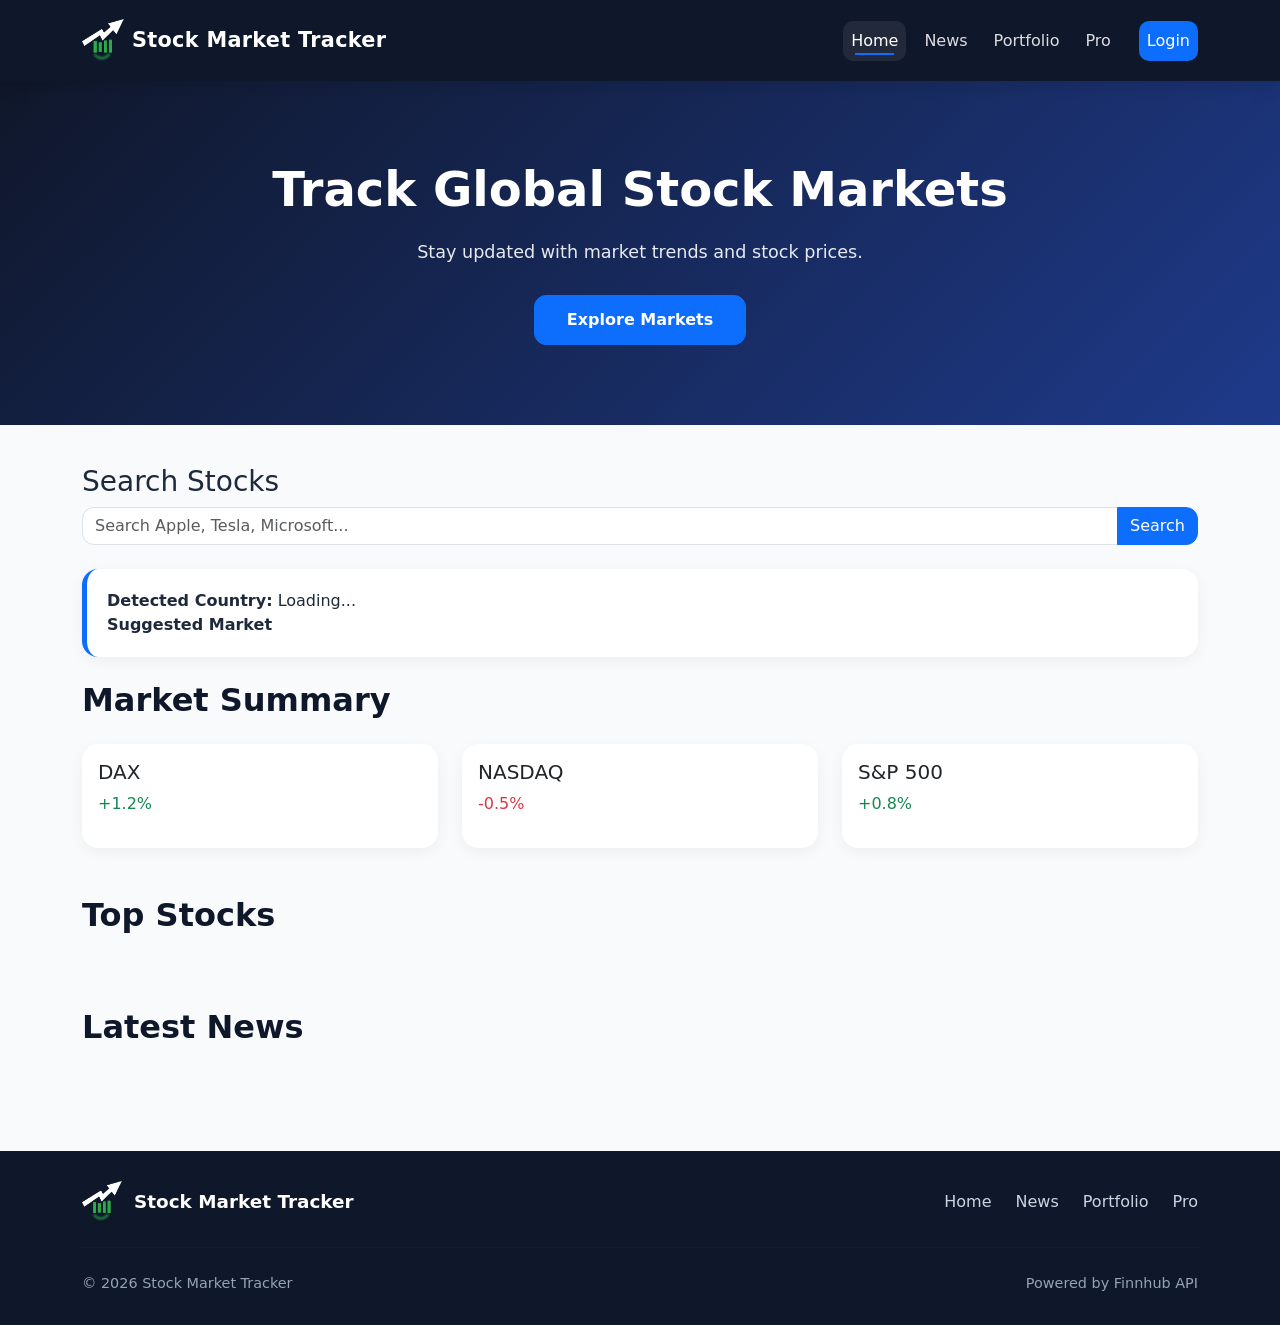
<file: index.html>
<!DOCTYPE html>
<html lang="en">
<head>
    <meta charset="UTF-8">
    <meta name="viewport" content="width=device-width, initial-scale=1.0">
    <title>Stock Market Tracker</title>
    <link href="https://cdn.jsdelivr.net/npm/bootstrap@5.3.7/dist/css/bootstrap.min.css" rel="stylesheet">
    <link rel="stylesheet" href="css/style.css">
</head>
<body>
    <nav class="navbar navbar-expand-lg navbar-dark custom-navbar">
        <div class="container">
    
            <a class="navbar-brand d-flex align-items-center" href="index.html">
                <img src="assets/logo.png" width="42" class="logo-img">
    
                <span class="brand-text ms-2">
                    Stock Market Tracker
                </span>
            </a>
        
            <button
                class="navbar-toggler"
                type="button"
                data-bs-toggle="collapse"
                data-bs-target="#navbarMenu">
    
                <span class="navbar-toggler-icon"></span>
    
            </button>
        
            <div
                class="collapse navbar-collapse justify-content-end"
                id="navbarMenu">
    
                <div class="navbar-nav nav-links">
    
                    <a class="nav-link active-nav" href="index.html">
                        Home
                    </a>
    
                    <a class="nav-link" href="news.html">
                        News
                    </a>
    
                    <a class="nav-link" href="portfolio.html">
                        Portfolio
                    </a>
    
                    <a class="nav-link" href="pro.html">
                        Pro
                    </a>
    
                    <a
                        id="auth-link"
                        class="nav-link login-link"
                        href="login.html">
    
                        Login
    
                    </a>
    
                </div>
    
            </div>
    
        </div>
    </nav>
    
      <header class="hero-section">
        <div class="container text-center">
            <h1 class="hero-title">Track Global Stock Markets</h1>
            <p class="hero-subtitle">Stay updated with market trends and stock prices.</p>
            
            <button id="explore-btn" class="btn btn-primary hero-btn">
                Explore Markets
            </button>
        </div>
    </header>

    <section class="container my-4">
        <h3>Search Stocks</h3>
    
        <div class="input-group">
            <input
                type="text"
                id="search-input"
                class="form-control"
                placeholder="Search Apple, Tesla, Microsoft...">
    
            <button
                id="search-btn"
                class="btn btn-primary">
                Search
            </button>
        </div>
    
        <div id="search-results" class="mt-3"></div>
    </section>

    <section class="container my-4">
        <div class="location-card">
            <strong>Detected Country:</strong>
            <span id="user-country">Loading...</span>

            <br>

            <strong>Suggested Market</strong>
            <span id="market-name"></span>
        </div>
    </section>
    
    <section class="container">
        <h2 class="section-title">Market Summary</h2>
    
        <div class="row g-4">
    
            <div class="col-md-4">
                <div class="card p-3">
                    <h5>DAX</h5>
                    <p class="text-success">+1.2%</p>
                </div>
            </div>
    
            <div class="col-md-4">
                <div class="card p-3">
                    <h5>NASDAQ</h5>
                    <p class="text-danger">-0.5%</p>
                </div>
            </div>
    
            <div class="col-md-4">
                <div class="card p-3">
                    <h5>S&P 500</h5>
                    <p class="text-success">+0.8%</p>
                </div>
            </div>
    
        </div>
    </section>
    
    <section class="container my-5">
        <h2 class="section-title">Top Stocks</h2>
    
        <div id="stocks-container" class="row">
            
        </div>
    </section>
    
    <section class="container my-5">
        <h2 class="section-title">Latest News</h2>
    
        <div id="home-news" class="row"></div>
    </section>
    
    <footer class="custom-footer">

        <div class="container">
    
            <div class="footer-top">
    
                <a class="footer-brand" href="index.html">
    
                    <img
                        src="assets/logo.png"
                        width="40">
    
                    <span>
                        Stock Market Tracker
                    </span>
    
                </a>
    
                <div class="footer-links">
    
                    <a href="index.html">Home</a>
    
                    <a href="news.html">News</a>
    
                    <a href="portfolio.html">Portfolio</a>
    
                    <a href="pro.html">Pro</a>
    
                </div>
    
            </div>
    
            <hr>
    
            <div class="footer-bottom">
    
                <span>
                    © 2026 Stock Market Tracker
                </span>
    
                <span>
                    Powered by Finnhub API
                </span>
    
            </div>
    
        </div>
    
    </footer>
    <script src="js/main.js"></script>
    <script src="js/auth.js"></script>
    <script src="https://cdn.jsdelivr.net/npm/bootstrap@5.3.7/dist/js/bootstrap.bundle.min.js"></script>
</body>
</html>
</file>
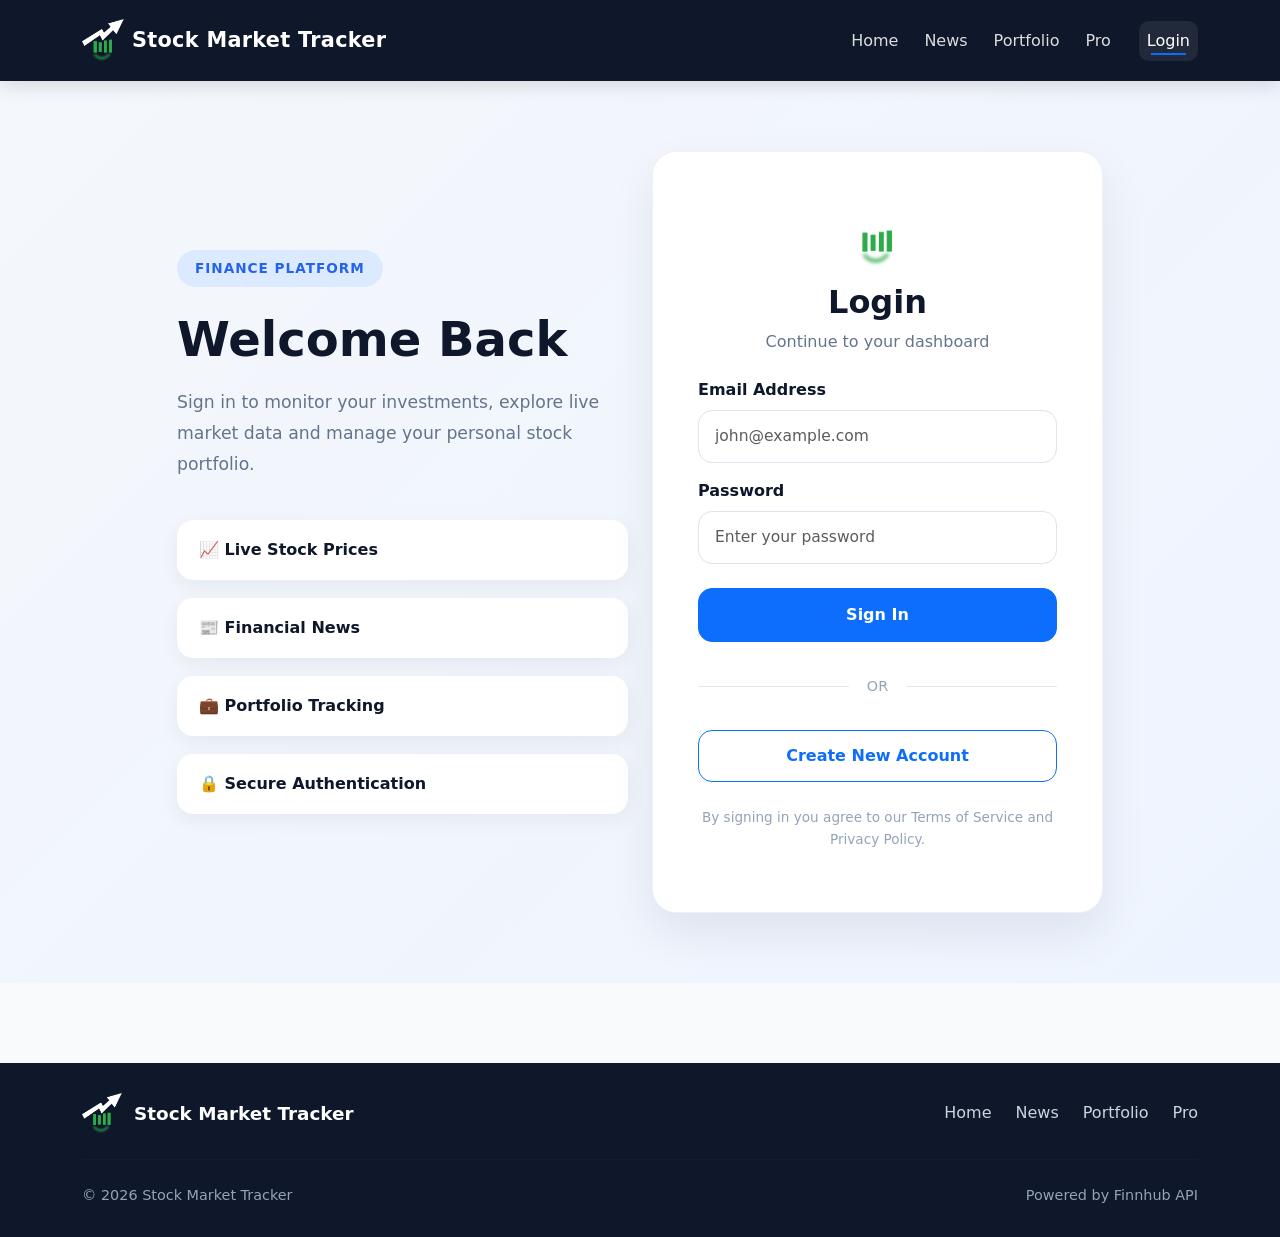
<file: login.html>
<!DOCTYPE html>
<html lang="en">
<head>
    <meta charset="UTF-8">
    <meta name="viewport" content="width=device-width, initial-scale=1.0">
    <title>Login | Stock Market Tracker</title>

    <link href="https://cdn.jsdelivr.net/npm/bootstrap@5.3.7/dist/css/bootstrap.min.css" rel="stylesheet">
    <link rel="stylesheet" href="css/style.css">
    <link rel="stylesheet" href="css/auth.css">
</head>

<body class="d-flex flex-column min-vh-100">

    <nav class="navbar navbar-expand-lg navbar-dark custom-navbar">
        <div class="container">
    
            <a class="navbar-brand d-flex align-items-center" href="index.html">
                <img src="assets/logo.png" width="42" class="logo-img">
    
                <span class="brand-text ms-2">
                    Stock Market Tracker
                </span>
            </a>
        
            <button
                class="navbar-toggler"
                type="button"
                data-bs-toggle="collapse"
                data-bs-target="#navbarMenu">
    
                <span class="navbar-toggler-icon"></span>
    
            </button>
        
            <div
                class="collapse navbar-collapse justify-content-end"
                id="navbarMenu">
    
                <div class="navbar-nav nav-links">
    
                    <a class="nav-link" href="index.html">
                        Home
                    </a>
    
                    <a class="nav-link" href="news.html">
                        News
                    </a>
    
                    <a class="nav-link" href="portfolio.html">
                        Portfolio
                    </a>
    
                    <a class="nav-link" href="pro.html">
                        Pro
                    </a>
    
                    <a
                        id="auth-link"
                        class="nav-link login-link active-nav"
                        href="login.html">
    
                        Login
    
                    </a>
    
                </div>
    
            </div>
    
        </div>
    </nav>

    <main class="auth-page flex-grow-1">

        <div class="container">

            <div class="row align-items-center justify-content-center gy-5">


                <div class="col-lg-5 d-none d-lg-block">

                    <div class="auth-info">

                        <span class="auth-badge">
                            FINANCE PLATFORM
                        </span>

                        <h1>
                            Welcome Back
                        </h1>

                        <p>
                            Sign in to monitor your investments,
                            explore live market data and manage
                            your personal stock portfolio.
                        </p>

                        <div class="feature-list">

                            <div class="feature-item">
                                📈 Live Stock Prices
                            </div>

                            <div class="feature-item">
                                📰 Financial News
                            </div>

                            <div class="feature-item">
                                💼 Portfolio Tracking
                            </div>

                            <div class="feature-item">
                                🔒 Secure Authentication
                            </div>

                        </div>

                    </div>

                </div>


                <div class="col-lg-5 col-md-8">

                    <div class="auth-card">

                        <div class="text-center mb-4">

                            <img
                                src="assets/logo.png"
                                width="70"
                                class="auth-logo">

                            <h2 class="mt-3">
                                Login
                            </h2>

                            <p class="text-muted">
                                Continue to your dashboard
                            </p>

                        </div>

                        <div
                            id="login-message"
                            class="alert d-none"
                            role="alert">
                        </div>

                        <form id="login-form">

                            <div class="mb-3">

                                <label class="form-label">
                                    Email Address
                                </label>

                                <input
                                    id="email"
                                    type="email"
                                    class="form-control auth-input"
                                    placeholder="john@example.com">

                            </div>

                            <div class="mb-4">

                                <label class="form-label">
                                    Password
                                </label>

                                <input
                                    id="password"
                                    type="password"
                                    class="form-control auth-input"
                                    placeholder="Enter your password">

                            </div>

                            <button
                                class="btn btn-primary auth-btn w-100"
                                type="submit">

                                Sign In

                            </button>

                        </form>

                        <div class="divider">

                            <span>
                                OR
                            </span>

                        </div>

                        <button
                            onclick="window.location.href='register.html'"
                            class="btn btn-outline-primary auth-secondary-btn w-100">

                            Create New Account

                        </button>

                        <p class="terms-text">

                            By signing in you agree to our
                            Terms of Service and Privacy Policy.

                        </p>

                    </div>

                </div>

            </div>

        </div>

    </main>

    <footer class="custom-footer">

        <div class="container">
    
            <div class="footer-top">
    
                <a class="footer-brand" href="index.html">
    
                    <img
                        src="assets/logo.png"
                        width="40">
    
                    <span>
                        Stock Market Tracker
                    </span>
    
                </a>
    
                <div class="footer-links">
    
                    <a href="index.html">Home</a>
    
                    <a href="news.html">News</a>
    
                    <a href="portfolio.html">Portfolio</a>
    
                    <a href="pro.html">Pro</a>
    
                </div>
    
            </div>
    
            <hr>
    
            <div class="footer-bottom">
    
                <span>
                    © 2026 Stock Market Tracker
                </span>
    
                <span>
                    Powered by Finnhub API
                </span>
    
            </div>
    
        </div>
    
    </footer>

    <script src="js/login.js"></script>
    <script src="https://cdn.jsdelivr.net/npm/bootstrap@5.3.7/dist/js/bootstrap.bundle.min.js"></script>
</body>
</html>
</file>
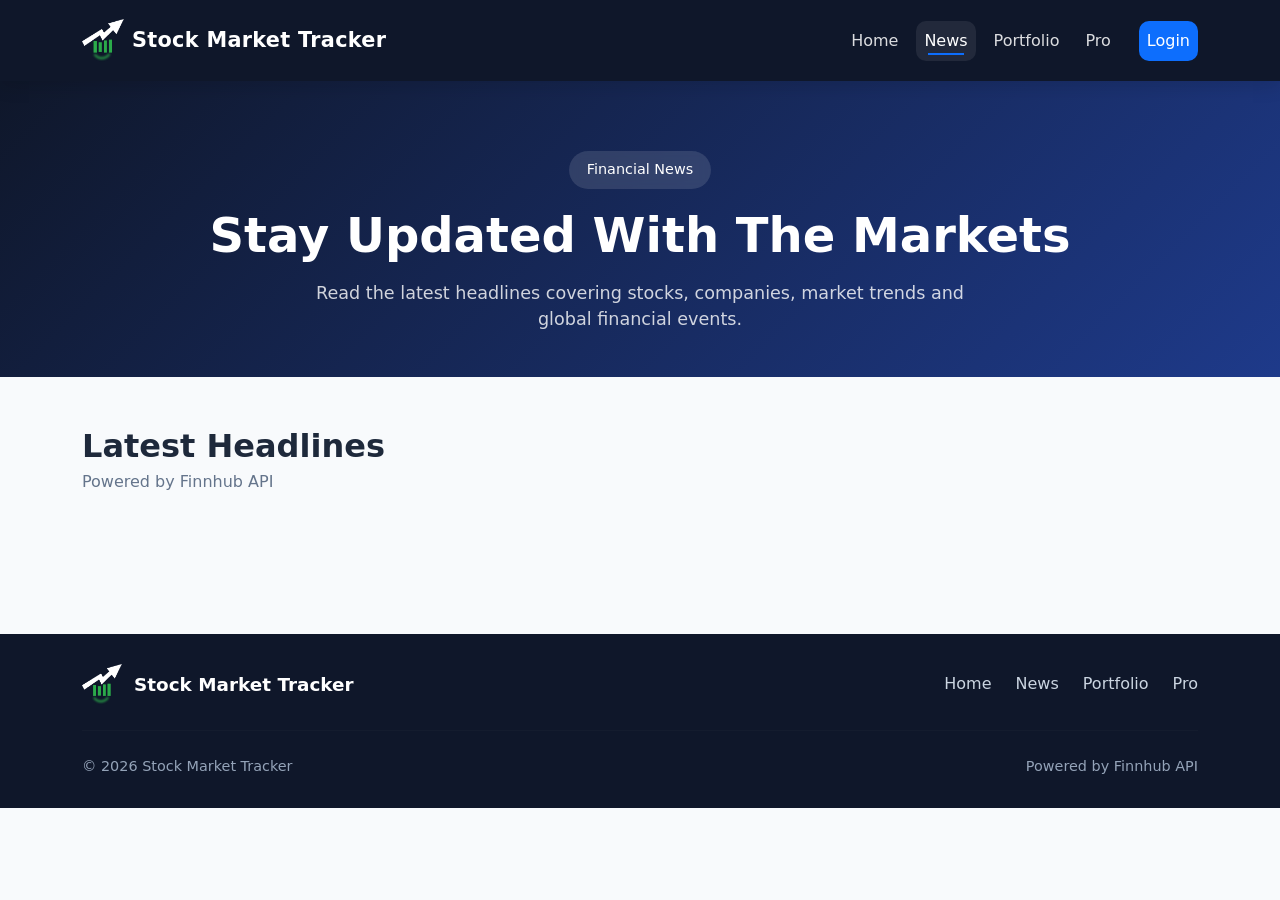
<file: news.html>
<!DOCTYPE html>
<html lang="en">
<head>
    <meta charset="UTF-8">
    <meta name="viewport" content="width=device-width, initial-scale=1.0">
    <link href="https://cdn.jsdelivr.net/npm/bootstrap@5.3.7/dist/css/bootstrap.min.css" rel="stylesheet">
    <link rel="stylesheet" href="css/style.css">
    <link rel="stylesheet" href="css/news.css">
    <title>News</title>
</head>
<body class="d-flex flex-column min-vh-100">
    <nav class="navbar navbar-expand-lg navbar-dark custom-navbar">
        <div class="container">
    
            <a class="navbar-brand d-flex align-items-center" href="index.html">
                <img src="assets/logo.png" width="42" class="logo-img">
    
                <span class="brand-text ms-2">
                    Stock Market Tracker
                </span>
            </a>
        
            <button
                class="navbar-toggler"
                type="button"
                data-bs-toggle="collapse"
                data-bs-target="#navbarMenu">
    
                <span class="navbar-toggler-icon"></span>
    
            </button>
        
            <div
                class="collapse navbar-collapse justify-content-end"
                id="navbarMenu">
    
                <div class="navbar-nav nav-links">
    
                    <a class="nav-link" href="index.html">
                        Home
                    </a>
    
                    <a class="nav-link active-nav" href="news.html">
                        News
                    </a>
    
                    <a class="nav-link" href="portfolio.html">
                        Portfolio
                    </a>
    
                    <a class="nav-link" href="pro.html">
                        Pro
                    </a>
    
                    <a
                        id="auth-link"
                        class="nav-link login-link"
                        href="login.html">
    
                        Login
    
                    </a>
    
                </div>
    
            </div>
    
        </div>
    </nav>

    <section class="news-hero">
        <div class="container text-center">
    
            <span class="news-badge">
                Financial News
            </span>
    
            <h1 class="news-title">
                Stay Updated With The Markets
            </h1>
    
            <p class="news-subtitle">
                Read the latest headlines covering stocks, companies,
                market trends and global financial events.
            </p>
    
        </div>
    </section>
    
    <section class="container news-section">
    
        <div class="d-flex justify-content-between align-items-center mb-4">
    
            <div>
                <h2 class="news-heading">
                    Latest Headlines
                </h2>
    
                <p class="news-description">
                    Powered by Finnhub API
                </p>
            </div>
    
        </div>
    
        <div id="news-container" class="row g-4"></div>
    
    </section>

    <footer class="custom-footer">

        <div class="container">
    
            <div class="footer-top">
    
                <a class="footer-brand" href="index.html">
    
                    <img
                        src="assets/logo.png"
                        width="40">
    
                    <span>
                        Stock Market Tracker
                    </span>
    
                </a>
    
                <div class="footer-links">
    
                    <a href="index.html">Home</a>
    
                    <a href="news.html">News</a>
    
                    <a href="portfolio.html">Portfolio</a>
    
                    <a href="pro.html">Pro</a>
    
                </div>
    
            </div>
    
            <hr>
    
            <div class="footer-bottom">
    
                <span>
                    © 2026 Stock Market Tracker
                </span>
    
                <span>
                    Powered by Finnhub API
                </span>
    
            </div>
    
        </div>
    
    </footer>

    <script src="js/news.js"></script>
    <script src="js/auth.js"></script>
    <script src="https://cdn.jsdelivr.net/npm/bootstrap@5.3.7/dist/js/bootstrap.bundle.min.js"></script>
</body>
</html>
</file>
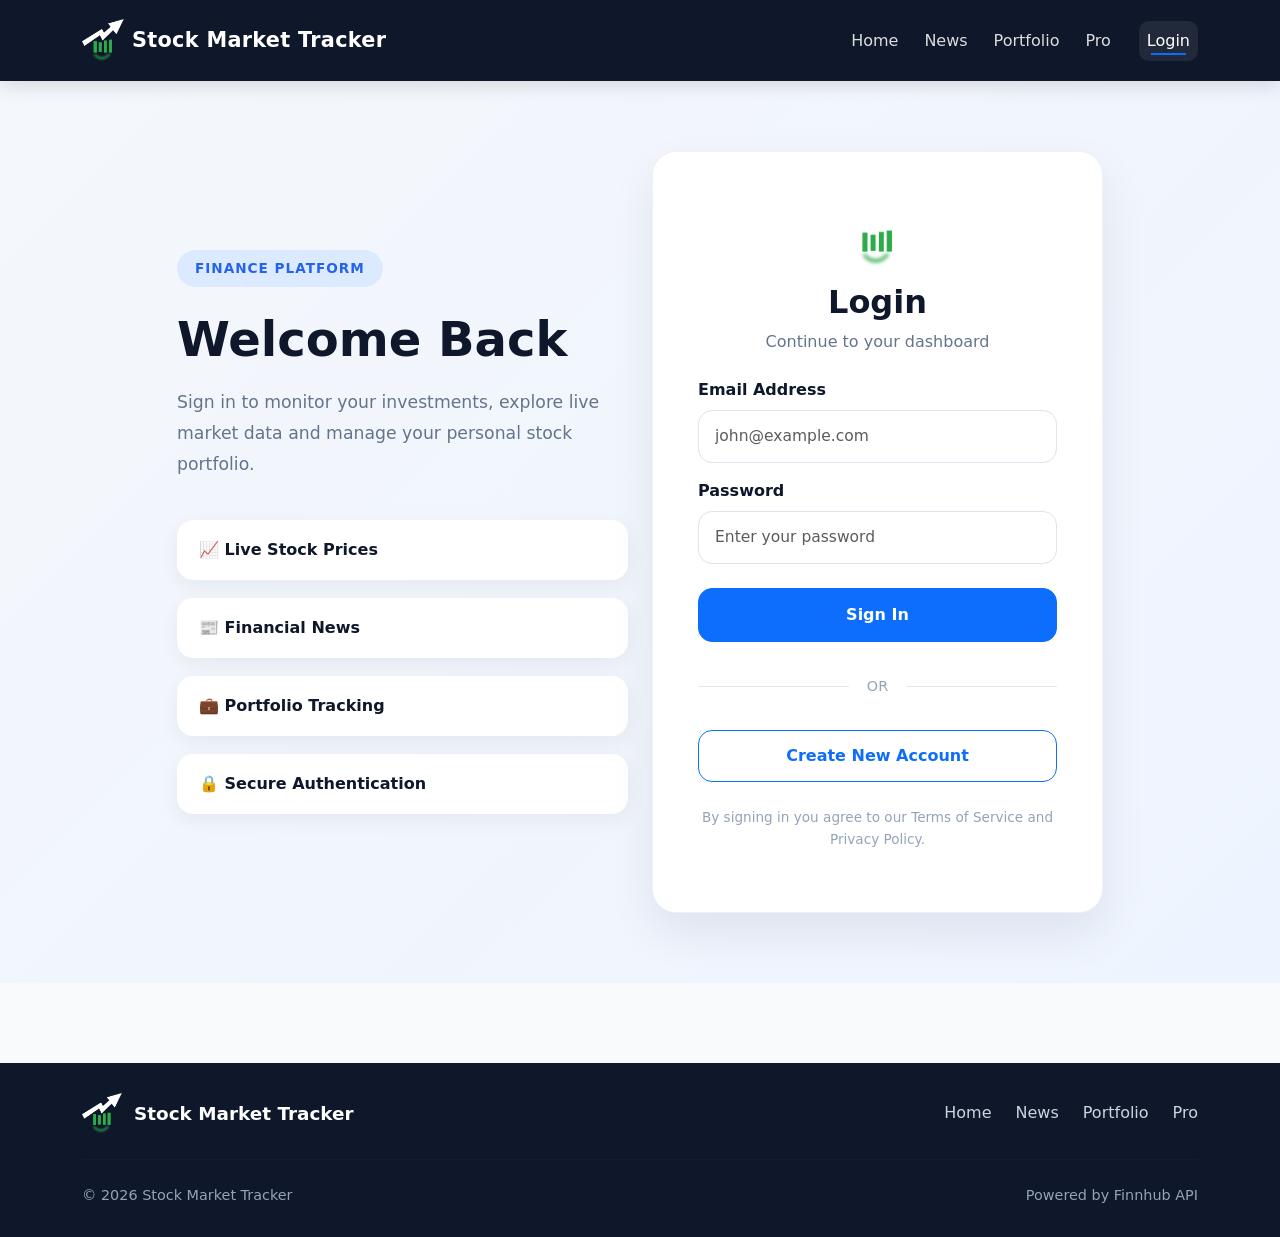
<file: portfolio.html>
<!DOCTYPE html>
<html lang="en">
<head>
    <meta charset="UTF-8">
    <meta name="viewport" content="width=device-width, initial-scale=1.0">
    <link href="https://cdn.jsdelivr.net/npm/bootstrap@5.3.7/dist/css/bootstrap.min.css" rel="stylesheet">
    <link rel="stylesheet" href="css/style.css">
    <link rel="stylesheet" href="css/portfolio.css">
    <title>Portfolio</title>
</head>
<body class="d-flex flex-column min-vh-100">
    <nav class="navbar navbar-expand-lg navbar-dark custom-navbar">
        <div class="container">
    
            <a class="navbar-brand d-flex align-items-center" href="index.html">
                <img src="assets/logo.png" width="42" class="logo-img">
    
                <span class="brand-text ms-2">
                    Stock Market Tracker
                </span>
            </a>
    
            <button
                class="navbar-toggler"
                type="button"
                data-bs-toggle="collapse"
                data-bs-target="#navbarMenu">
    
                <span class="navbar-toggler-icon"></span>
    
            </button>
        
            <div
                class="collapse navbar-collapse justify-content-end"
                id="navbarMenu">
    
                <div class="navbar-nav nav-links">
    
                    <a class="nav-link" href="index.html">
                        Home
                    </a>
    
                    <a class="nav-link" href="news.html">
                        News
                    </a>
    
                    <a class="nav-link active-nav" href="portfolio.html">
                        Portfolio
                    </a>
    
                    <a class="nav-link" href="pro.html">
                        Pro
                    </a>
    
                    <a
                        id="auth-link"
                        class="nav-link login-link"
                        href="login.html">
    
                        Login
    
                    </a>
    
                </div>
    
            </div>
    
        </div>
    </nav>

    <section class="portfolio-header">

        <div class="container">
            <div class="d-flex justify-content-between align-items-center">
        
                <div>
        
                    <h1>
                        My Portfolio
                    </h1>
        
                    <p>
                        Track your investments and monitor live market performance.
                    </p>
        
                </div>
        
                <button
                    class="btn btn-primary"
                    onclick="document.getElementById('symbol-input').focus()">
        
                    + Add Stock
        
                </button>
        
            </div>
        </div>
    
    </section>

    <div class="container my-5">
    
        <div class="portfolio-summary">

            <small>Total Portfolio Value</small>
        
            <h2 id="portfolio-total">$0.00</h2>

            <p class="portfolio-caption">
                Live market valuation
            </p>
        
        </div>
    
        <div class="portfolio-table">

            <div class="table-responsive">
            
            <table class="table portfolio-data-table align-middle">
            <thead>
                <tr>
                    <th>Stock</th>
                    <th>Shares</th>
                    <th>Price</th>
                    <th>Total Value</th>
                    <th>Change</th>
                    <th>Actions</th>
                </tr>
            </thead>
        
            <tbody id="portfolio-body">
            </tbody>
        </table>
        </div>
        </div>

        <div class="portfolio-form mt-4">
            <h4>
                Add Holding
            </h4>
            <p class="text-muted mb-4">
                Add a stock symbol and the number of shares you own.
            </p>
        
            <div class="row">
                <div class="col-md-5 mb-2">
                    <input
                        id="symbol-input"
                        class="form-control"
                        placeholder="AAPL">
                </div>
        
                <div class="col-md-5 mb-2">
                    <input
                        id="shares-input"
                        type="number"
                        min="1"
                        class="form-control"
                        placeholder="Shares">
                </div>
        
                <div class="col-md-2 mb-2">
                    <button
                        id="add-stock-btn"
                        class="btn btn-primary w-100">
                        Add Stock
                    </button>
                </div>
            </div>
        </div>
    </div>

    <footer class="custom-footer">

        <div class="container">
    
            <div class="footer-top">
    
                <a class="footer-brand" href="index.html">
    
                    <img
                        src="assets/logo.png"
                        width="40">
    
                    <span>
                        Stock Market Tracker
                    </span>
    
                </a>
    
                <div class="footer-links">
    
                    <a href="index.html">Home</a>
    
                    <a href="news.html">News</a>
    
                    <a href="portfolio.html">Portfolio</a>
    
                    <a href="pro.html">Pro</a>
    
                </div>
    
            </div>
    
            <hr>
    
            <div class="footer-bottom">
    
                <span>
                    © 2026 Stock Market Tracker
                </span>
    
                <span>
                    Powered by Finnhub API
                </span>
    
            </div>
    
        </div>
    
    </footer>

    <script src="js/portfolio.js"></script>
    <script src="js/auth.js"></script>
    <script src="https://cdn.jsdelivr.net/npm/bootstrap@5.3.7/dist/js/bootstrap.bundle.min.js"></script>
</body>
</html>
</file>
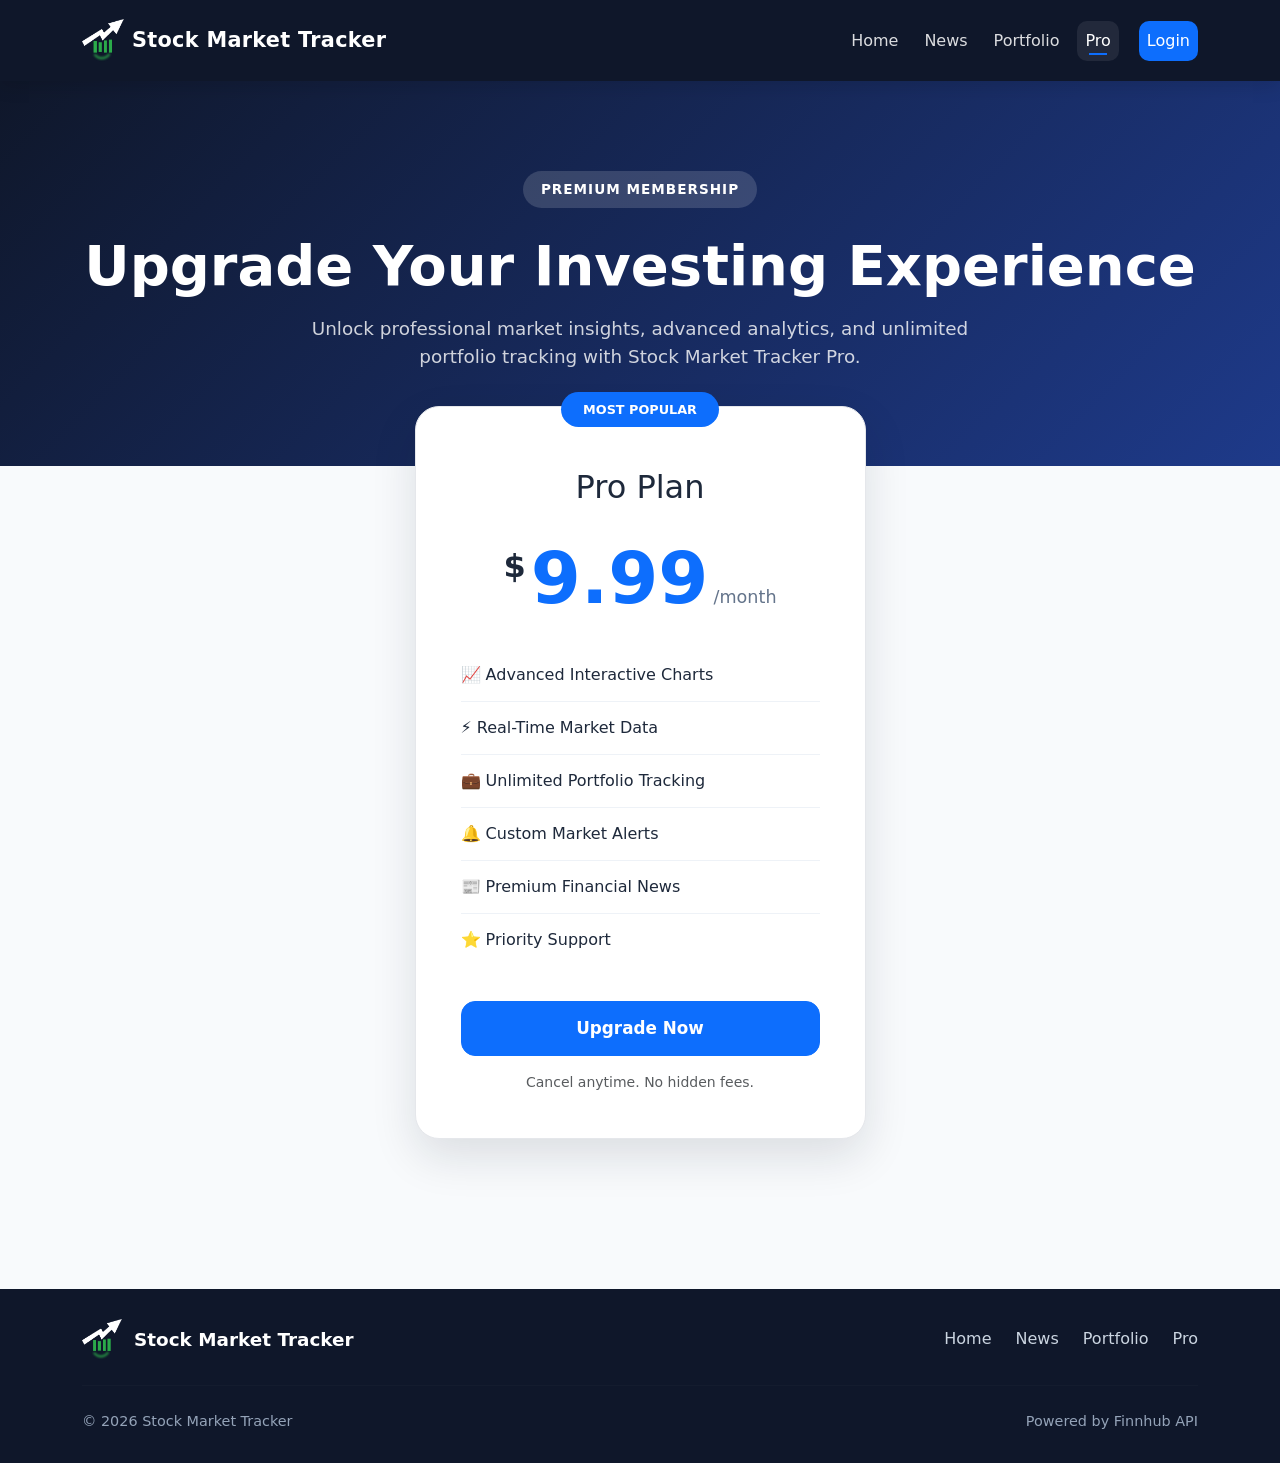
<file: pro.html>
<!DOCTYPE html>
<html lang="en">
<head>
    <meta charset="UTF-8">
    <meta name="viewport" content="width=device-width, initial-scale=1.0">
    <link href="https://cdn.jsdelivr.net/npm/bootstrap@5.3.7/dist/css/bootstrap.min.css" rel="stylesheet">
    <link rel="stylesheet" href="css/style.css">
    <link rel="stylesheet" href="css/pro.css">
    <title>Pro</title>
</head>
<body class="d-flex flex-column min-vh-100">
    <nav class="navbar navbar-expand-lg navbar-dark custom-navbar">
        <div class="container">
    
            <a class="navbar-brand d-flex align-items-center" href="index.html">
                <img src="assets/logo.png" width="42" class="logo-img">
    
                <span class="brand-text ms-2">
                    Stock Market Tracker
                </span>
            </a>
        
            <button
                class="navbar-toggler"
                type="button"
                data-bs-toggle="collapse"
                data-bs-target="#navbarMenu">
    
                <span class="navbar-toggler-icon"></span>
    
            </button>
        
            <div
                class="collapse navbar-collapse justify-content-end"
                id="navbarMenu">
    
                <div class="navbar-nav nav-links">
    
                    <a class="nav-link" href="index.html">
                        Home
                    </a>
    
                    <a class="nav-link" href="news.html">
                        News
                    </a>
    
                    <a class="nav-link" href="portfolio.html">
                        Portfolio
                    </a>
    
                    <a class="nav-link active-nav" href="pro.html">
                        Pro
                    </a>
    
                    <a
                        id="auth-link"
                        class="nav-link login-link"
                        href="login.html">
    
                        Login
    
                    </a>
    
                </div>
    
            </div>
    
        </div>
    </nav>

    <section class="pro-hero">

        <div class="container text-center">
    
            <span class="pro-badge">
                PREMIUM MEMBERSHIP
            </span>
    
            <h1 class="display-4 fw-bold mt-4">
                Upgrade Your Investing Experience
            </h1>
    
            <p class="lead mt-3 mx-auto pro-subtitle">
                Unlock professional market insights, advanced analytics,
                and unlimited portfolio tracking with Stock Market Tracker Pro.
            </p>
    
        </div>
    
    </section>

    <section class="container pricing-section">

        <div class="row justify-content-center">
    
            <div class="col-lg-5">
    
                <div class="pricing-card">
    
                    <span class="popular-tag">
                        MOST POPULAR
                    </span>
    
                    <h2 class="mt-3">
                        Pro Plan
                    </h2>
    
                    <div class="price">
    
                        <span class="currency">$</span>
    
                        <span class="amount">9.99</span>
    
                        <span class="period">/month</span>
    
                    </div>
    
                    <ul class="pricing-features">
    
                        <li>📈 Advanced Interactive Charts</li>
    
                        <li>⚡ Real-Time Market Data</li>
    
                        <li>💼 Unlimited Portfolio Tracking</li>
    
                        <li>🔔 Custom Market Alerts</li>
    
                        <li>📰 Premium Financial News</li>
    
                        <li>⭐ Priority Support</li>
    
                    </ul>
    
                    <button
                        id="upgrade-btn"
                        class="btn btn-primary pricing-btn">
    
                        Upgrade Now
    
                    </button>
    
                    <small class="text-muted mt-3 d-block">
                        Cancel anytime. No hidden fees.
                    </small>
    
                </div>
    
            </div>
    
        </div>
    
    </section>

    <footer class="custom-footer">

        <div class="container">
    
            <div class="footer-top">
    
                <a class="footer-brand" href="index.html">
    
                    <img
                        src="assets/logo.png"
                        width="40">
    
                    <span>
                        Stock Market Tracker
                    </span>
    
                </a>
    
                <div class="footer-links">
    
                    <a href="index.html">Home</a>
    
                    <a href="news.html">News</a>
    
                    <a href="portfolio.html">Portfolio</a>
    
                    <a href="pro.html">Pro</a>
    
                </div>
    
            </div>
    
            <hr>
    
            <div class="footer-bottom">
    
                <span>
                    © 2026 Stock Market Tracker
                </span>
    
                <span>
                    Powered by Finnhub API
                </span>
    
            </div>
    
        </div>
    
    </footer>

    <script>
        document
            .getElementById("upgrade-btn")
            .addEventListener("click", () => {
                alert("Payment integration coming soon!");
            });
    </script>
    <script src="js/auth.js"></script>
    <script src="https://cdn.jsdelivr.net/npm/bootstrap@5.3.7/dist/js/bootstrap.bundle.min.js"></script>

</body>
</html>
</file>
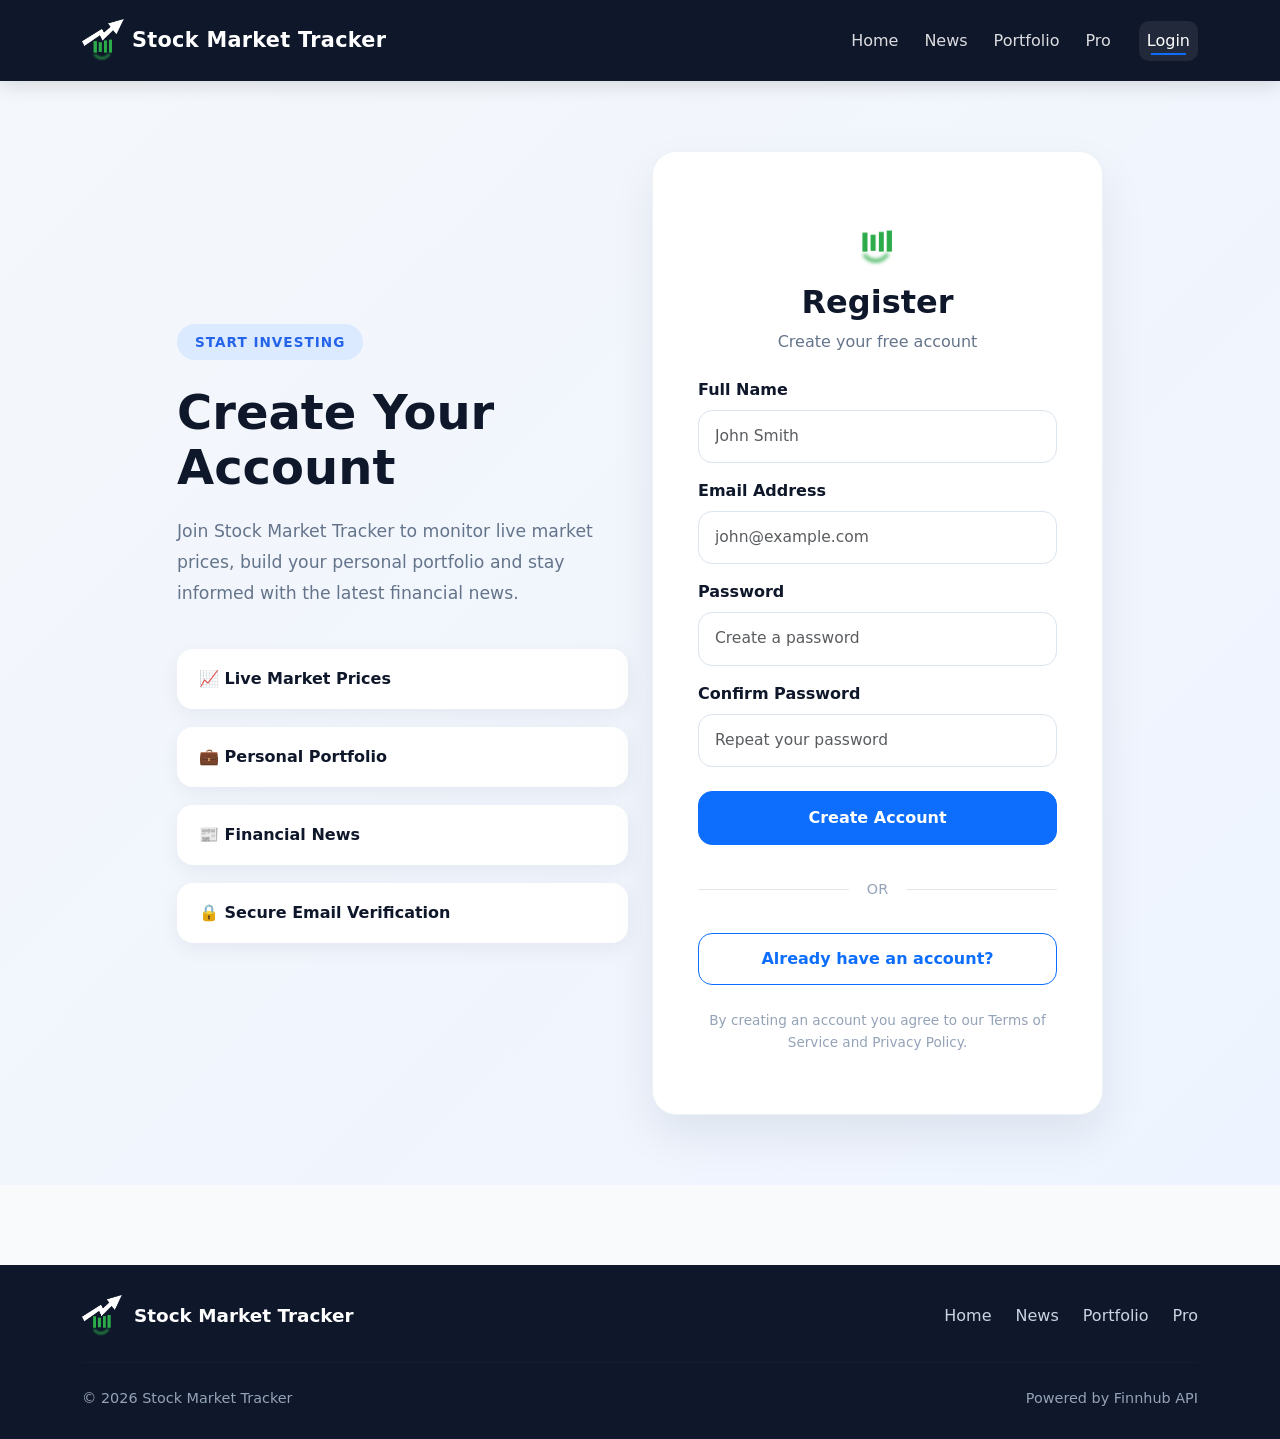
<file: register.html>
<!DOCTYPE html>
<html lang="en">
<head>
    <meta charset="UTF-8">
    <meta name="viewport" content="width=device-width, initial-scale=1.0">
    <link href="https://cdn.jsdelivr.net/npm/bootstrap@5.3.7/dist/css/bootstrap.min.css" rel="stylesheet">
    <link rel="stylesheet" href="css/style.css">
    <link rel="stylesheet" href="css/auth.css">
    <title>Register</title>
</head>
<body class="d-flex flex-column min-vh-100">
    <nav class="navbar navbar-expand-lg navbar-dark custom-navbar">
        <div class="container">
    
            <a class="navbar-brand d-flex align-items-center" href="index.html">
                <img src="assets/logo.png" width="42" class="logo-img">
    
                <span class="brand-text ms-2">
                    Stock Market Tracker
                </span>
            </a>
    
            <button
                class="navbar-toggler"
                type="button"
                data-bs-toggle="collapse"
                data-bs-target="#navbarMenu">
    
                <span class="navbar-toggler-icon"></span>
    
            </button>
        
            <div
                class="collapse navbar-collapse justify-content-end"
                id="navbarMenu">
    
                <div class="navbar-nav nav-links">
    
                    <a class="nav-link" href="index.html">
                        Home
                    </a>
    
                    <a class="nav-link" href="news.html">
                        News
                    </a>
    
                    <a class="nav-link" href="portfolio.html">
                        Portfolio
                    </a>
    
                    <a class="nav-link" href="pro.html">
                        Pro
                    </a>
    
                    <a
                        id="auth-link"
                        class="nav-link login-link active-nav"
                        href="login.html">
    
                        Login
    
                    </a>
    
                </div>
    
            </div>
    
        </div>
    </nav>

    <main class="auth-page flex-grow-1">

        <div class="container">
    
            <div class="row align-items-center justify-content-center gy-5">
        
                <div class="col-lg-5 d-none d-lg-block">
    
                    <div class="auth-info">
    
                        <span class="auth-badge">
                            START INVESTING
                        </span>
    
                        <h1>
                            Create Your Account
                        </h1>
    
                        <p>
                            Join Stock Market Tracker to monitor live market prices,
                            build your personal portfolio and stay informed with the
                            latest financial news.
                        </p>
    
                        <div class="feature-list">
    
                            <div class="feature-item">
                                📈 Live Market Prices
                            </div>
    
                            <div class="feature-item">
                                💼 Personal Portfolio
                            </div>
    
                            <div class="feature-item">
                                📰 Financial News
                            </div>
    
                            <div class="feature-item">
                                🔒 Secure Email Verification
                            </div>
    
                        </div>
    
                    </div>
    
                </div>
        
                <div class="col-lg-5 col-md-8">
    
                    <div class="auth-card">
    
                        <div class="text-center mb-4">
    
                            <img
                                src="assets/logo.png"
                                width="70"
                                class="auth-logo">
    
                            <h2 class="mt-3">
                                Register
                            </h2>
    
                            <p class="text-muted">
                                Create your free account
                            </p>
    
                        </div>
    
                        <div
                            id="register-message"
                            class="alert d-none"
                            role="alert">
                        </div>
    
                        <form id="register-form">
    
                            <div class="mb-3">
    
                                <label class="form-label">
                                    Full Name
                                </label>
    
                                <input
                                    id="name"
                                    type="text"
                                    class="form-control auth-input"
                                    placeholder="John Smith">
    
                            </div>
    
                            <div class="mb-3">
    
                                <label class="form-label">
                                    Email Address
                                </label>
    
                                <input
                                    id="email"
                                    type="email"
                                    class="form-control auth-input"
                                    placeholder="john@example.com">
    
                            </div>
    
                            <div class="mb-3">
    
                                <label class="form-label">
                                    Password
                                </label>
    
                                <input
                                    id="password"
                                    type="password"
                                    class="form-control auth-input"
                                    placeholder="Create a password">
    
                            </div>
    
                            <div class="mb-4">
    
                                <label class="form-label">
                                    Confirm Password
                                </label>
    
                                <input
                                    id="confirm-password"
                                    type="password"
                                    class="form-control auth-input"
                                    placeholder="Repeat your password">
    
                            </div>
    
                            <button
                                type="submit"
                                class="btn btn-primary auth-btn w-100">
    
                                Create Account
    
                            </button>
    
                        </form>
    
                        <div class="divider">
                            <span>OR</span>
                        </div>
    
                        <button
                            onclick="window.location.href='login.html'"
                            class="btn btn-outline-primary auth-secondary-btn w-100">
    
                            Already have an account?
    
                        </button>
    
                        <p class="terms-text">
    
                            By creating an account you agree to our
                            Terms of Service and Privacy Policy.
    
                        </p>
    
                    </div>
    
                </div>
    
            </div>
    
        </div>
    
    </main>

    <footer class="custom-footer">

        <div class="container">
    
            <div class="footer-top">
    
                <a class="footer-brand" href="index.html">
    
                    <img
                        src="assets/logo.png"
                        width="40">
    
                    <span>
                        Stock Market Tracker
                    </span>
    
                </a>
    
                <div class="footer-links">
    
                    <a href="index.html">Home</a>
    
                    <a href="news.html">News</a>
    
                    <a href="portfolio.html">Portfolio</a>
    
                    <a href="pro.html">Pro</a>
    
                </div>
    
            </div>
    
            <hr>
    
            <div class="footer-bottom">
    
                <span>
                    © 2026 Stock Market Tracker
                </span>
    
                <span>
                    Powered by Finnhub API
                </span>
    
            </div>
    
        </div>
    
    </footer>

    <script src="js/register.js"></script>
    <script src="js/auth.js"></script>
    <script src="https://cdn.jsdelivr.net/npm/bootstrap@5.3.7/dist/js/bootstrap.bundle.min.js"></script>
</body>
</html>
</file>
<file: css/style.css>
footer{
    margin-top: auto;
}

.card {
    transition: 0.3s;
    border-radius: 12px;
}

.card:hover {
    transform: translateY(-5px);
}

.news-image {
    height: 200px;
    object-fit: cover;
}

body {
    background-color: #f8fafc;
    color: #1e293b;
}

.custom-navbar {
    box-shadow: 0 2px 10px rgba(0,0,0,0.1);
}

.hero-section {
    padding: 80px 0;
    background: linear-gradient(
        135deg,
        #0f172a,
        #1e3a8a
    );
    color: white;
    margin-bottom: 40px;
}

.hero-title {
    font-size: 3rem;
    font-weight: 700;
    margin-bottom: 20px;
}

.hero-subtitle {
    max-width: 700px;
    margin: 0 auto 30px auto;
    opacity: 0.9;
    font-size: 1.1rem;
}

.hero-btn {
    padding: 12px 32px;
    font-weight: 600;
}

.section-title {
    font-weight: 700;
    margin-bottom: 25px;
    color: #0f172a;
}

.card {
    border: none;
    border-radius: 16px;
    box-shadow: 0 4px 15px rgba(0,0,0,0.05);
    transition: all 0.25s ease;
}

.card:hover {
    transform: translateY(-5px);
    box-shadow: 0 10px 25px rgba(0,0,0,0.1);
}

.market-card {
    padding: 24px;
    text-align: center;
}

.market-card h5 {
    font-weight: 600;
}

.location-card {
    background: white;
    border-radius: 16px;
    padding: 20px;
    border-left: 5px solid #0d6efd;
    box-shadow: 0 4px 15px rgba(0,0,0,0.05);
}

.input-group input {
    border-radius: 12px 0 0 12px;
}

.input-group button {
    border-radius: 0 12px 12px 0;
}

#stocks-container .card {
    height: 100%;
}

.news-image {
    height: 200px;
    object-fit: cover;
}

.custom-footer {
    background: #0f172a;
    color: white;
    padding: 20px 0;
    margin-top: 60px;
}

.custom-footer img {
    vertical-align: middle;
}

.nav-link {
    transition: 0.2s;
}

.nav-link:hover {
    opacity: 0.8;
}

.btn-primary {
    border-radius: 12px;
}

.btn-outline-primary {
    border-radius: 12px;
}

.custom-navbar {
    background: #0f172a;
    padding: 14px 0;
    box-shadow: 0 5px 18px rgba(0,0,0,.12);
}

.logo-img {
    transition: .25s;
}

.logo-img:hover {
    transform: rotate(-8deg) scale(1.05);
}

.brand-text {
    font-size: 1.3rem;
    font-weight: 700;
    letter-spacing: .3px;
}

.nav-links {
    gap: 10px;
}

.nav-links .nav-link {
    position: relative;
    color: rgba(255,255,255,.85);
    font-weight: 500;
    padding: .5rem .9rem;
    border-radius: 10px;
    transition: .25s;
}

.nav-links .nav-link:hover {
    color: white;
    background: rgba(255,255,255,.08);
}

.nav-links .nav-link::after {
    content: "";
    position: absolute;
    left: 12px;
    right: 12px;
    bottom: 6px;
    height: 2px;
    background: #0d6efd;
    transform: scaleX(0);
    transition: transform .25s;
}

.nav-links .nav-link:hover::after {
    transform: scaleX(1);
}

.login-link {
    margin-left: 10px;
    background: #0d6efd;
    color: white !important;
    border-radius: 10px;
}

.login-link:hover {
    background: #0b5ed7 !important;
}

.active-nav {
    color: white !important;
    background: rgba(255,255,255,.08);
}

.active-nav::after {
    transform: scaleX(1) !important;
}

.custom-footer{
    background:#0f172a;
    color:#cbd5e1;
    padding:30px 0;
    margin-top:80px;
}

.footer-top{
    display:flex;
    justify-content:space-between;
    align-items:center;
    gap:30px;
    flex-wrap:wrap;
}

.footer-brand{
    display:flex;
    align-items:center;
    gap:12px;
    color:white;
    text-decoration:none;
    font-weight:600;
    font-size:1.15rem;
}

.footer-links{
    display:flex;
    gap:24px;
    flex-wrap:wrap;
}

.footer-links a{
    color:#cbd5e1;
    text-decoration:none;
    transition:.2s;
}

.footer-links a:hover{
    color:white;
}

.custom-footer hr{
    border-color:rgba(255,255,255,.08);
    margin:25px 0;
}

.footer-bottom{
    display:flex;
    justify-content:space-between;
    flex-wrap:wrap;
    gap:15px;
    font-size:.9rem;
    color:#94a3b8;
}
</file>
<file: css/auth.css>
/* ==========================================================
   AUTH PAGE
========================================================== */

.auth-page {
    background: linear-gradient(135deg, #f4f7fb 0%, #eef4ff 100%);
    padding: 70px 0;
}

/* ==========================================================
   LEFT SIDE
========================================================== */

.auth-info {
    color: #0f172a;
}

.auth-badge {
    display: inline-block;
    padding: 8px 18px;
    border-radius: 999px;
    background: #dbeafe;
    color: #2563eb;
    font-weight: 600;
    letter-spacing: 1px;
    font-size: .85rem;
    margin-bottom: 25px;
}

.auth-info h1 {
    font-size: 3rem;
    font-weight: 700;
    margin-bottom: 20px;
    line-height: 1.15;
}

.auth-info p {
    color: #64748b;
    font-size: 1.08rem;
    line-height: 1.8;
    margin-bottom: 40px;
}

.feature-list {
    display: flex;
    flex-direction: column;
    gap: 18px;
}

.feature-item {
    background: white;
    padding: 18px 22px;
    border-radius: 16px;
    font-weight: 600;
    color: #0f172a;
    box-shadow: 0 6px 20px rgba(15, 23, 42, .06);
    transition: .25s;
}

.feature-item:hover {
    transform: translateX(8px);
}

/* ==========================================================
   LOGIN CARD
========================================================== */

.auth-card {
    background: white;
    border-radius: 24px;
    padding: 45px;
    box-shadow: 0 20px 45px rgba(15, 23, 42, .08);
    border: 1px solid #edf2f7;
}

.auth-logo {
    width: 70px;
    height: 70px;
    object-fit: contain;
}

.auth-card h2 {
    font-weight: 700;
    color: #0f172a;
}

.auth-card .text-muted {
    color: #64748b !important;
    margin-bottom: 0;
}

/* ==========================================================
   INPUTS
========================================================== */

.auth-input {
    border-radius: 14px;
    border: 1px solid #dbe4ef;
    padding: 14px 16px;
    transition: .25s;
    font-size: .97rem;
}

.auth-input:focus {
    border-color: #0d6efd;
    box-shadow: 0 0 0 .25rem rgba(13,110,253,.15);
}

.form-label {
    font-weight: 600;
    color: #0f172a;
    margin-bottom: 8px;
}

/* ==========================================================
   BUTTONS
========================================================== */

.auth-btn {
    padding: 14px;
    font-weight: 600;
    border-radius: 14px;
    transition: .25s;
}

.auth-btn:hover {
    transform: translateY(-2px);
    box-shadow: 0 10px 24px rgba(13,110,253,.25);
}

.auth-secondary-btn {
    padding: 13px;
    border-radius: 14px;
    font-weight: 600;
    transition: .25s;
}

.auth-secondary-btn:hover {
    transform: translateY(-2px);
}

/* ==========================================================
   DIVIDER
========================================================== */

.divider {
    position: relative;
    text-align: center;
    margin: 32px 0;
}

.divider::before {
    content: "";
    position: absolute;
    left: 0;
    top: 50%;
    width: 100%;
    height: 1px;
    background: #e5e7eb;
}

.divider span {
    position: relative;
    background: white;
    padding: 0 18px;
    color: #94a3b8;
    font-size: .9rem;
}

/* ==========================================================
   TERMS
========================================================== */

.terms-text {
    margin-top: 25px;
    font-size: .85rem;
    color: #94a3b8;
    text-align: center;
    line-height: 1.6;
}

/* ==========================================================
   ALERT
========================================================== */

#login-message {
    border-radius: 14px;
    font-weight: 500;
}

/* ==========================================================
   MOBILE
========================================================== */

@media (max-width: 992px) {

    .auth-page {
        padding: 50px 0;
    }

    .auth-card {
        padding: 35px 28px;
    }

}

@media (max-width: 576px) {

    .auth-card {
        border-radius: 18px;
        padding: 28px 22px;
    }

    .auth-logo {
        width: 60px;
    }

    .auth-card h2 {
        font-size: 1.7rem;
    }

}
</file>
<file: css/news.css>
.news-hero {
    padding: 70px 0 45px;
    background: linear-gradient(135deg,#0f172a,#1e3a8a);
    color: white;
    margin-bottom: 50px;
}

.news-badge {
    display: inline-block;
    padding: 8px 18px;
    border-radius: 999px;
    background: rgba(255,255,255,.12);
    backdrop-filter: blur(5px);
    font-size: .9rem;
    margin-bottom: 18px;
}

.news-title {
    font-size: 3rem;
    font-weight: 700;
    margin-bottom: 15px;
}

.news-subtitle {
    max-width: 700px;
    margin: auto;
    color: rgba(255,255,255,.8);
    font-size: 1.1rem;
}

.news-section {
    margin-bottom: 60px;
}

.news-heading {
    font-weight: 700;
    margin-bottom: 4px;
}

.news-description {
    color: #64748b;
    margin-bottom: 0;
}
</file>
<file: css/portfolio.css>
.portfolio-header{
    background:linear-gradient(135deg,#0f172a,#1e3a8a);
    color:white;
    padding:60px 0;
}

.portfolio-summary,
.portfolio-table,
.portfolio-form{
    background:white;
    border-radius:20px;
    padding:25px;
    box-shadow:0 8px 24px rgba(15,23,42,.08);
}

.portfolio-summary{
    margin-bottom:30px;
}

.portfolio-summary small{
    text-transform:uppercase;
    letter-spacing:1px;
    color:#64748b;
}

.portfolio-summary h2{
    margin-top:10px;
    font-size:2.5rem;
    font-weight:700;
    color:#0d6efd;
}

.portfolio-table table{
    margin-bottom:0;
}

.portfolio-form h4{
    font-weight:700;
}

.portfolio-form input{
    border-radius:12px;
}

.portfolio-form button{
    border-radius:12px;
    height:100%;
}
</file>
<file: css/pro.css>
/* ==========================================
   HERO
========================================== */

.pro-hero {
    background: linear-gradient(135deg, #0f172a, #1e3a8a);
    color: white;
    padding: 90px 0 80px;
    text-align: center;
}

.pro-badge {
    display: inline-block;
    padding: 8px 18px;
    background: rgba(255,255,255,.15);
    color: white;
    border-radius: 999px;
    font-size: .85rem;
    letter-spacing: 1px;
    font-weight: 600;
}

.pro-hero h1 {
    margin-top: 25px;
    font-weight: 700;
}

.pro-subtitle {
    max-width: 720px;
    color: rgba(255,255,255,.8);
    font-size: 1.15rem;
}

/* ==========================================
   PRICING
========================================== */

.pricing-section {
    margin-top: -60px;
    margin-bottom: 70px;
}

.pricing-card {
    position: relative;
    background: white;
    border-radius: 24px;
    padding: 45px;
    text-align: center;
    box-shadow: 0 18px 45px rgba(15,23,42,.12);
    border: 1px solid #e5e7eb;
    transition: .3s;
}

.pricing-card:hover {
    transform: translateY(-8px);
}

.popular-tag {
    position: absolute;
    top: -15px;
    left: 50%;
    transform: translateX(-50%);
    background: #0d6efd;
    color: white;
    padding: 8px 22px;
    border-radius: 999px;
    font-size: .8rem;
    font-weight: 600;
}

.price {
    margin: 35px 0;
}

.currency {
    font-size: 2rem;
    vertical-align: top;
    font-weight: 600;
}

.amount {
    font-size: 4.5rem;
    font-weight: 700;
    color: #0d6efd;
    line-height: 1;
}

.period {
    color: #64748b;
    font-size: 1.1rem;
}

.pricing-features {
    list-style: none;
    padding: 0;
    margin: 35px 0;
    text-align: left;
}

.pricing-features li {
    padding: 14px 0;
    border-bottom: 1px solid #eef2f7;
    font-size: 1rem;
}

.pricing-features li:last-child {
    border-bottom: none;
}

.pricing-btn {
    width: 100%;
    padding: 14px;
    font-size: 1.05rem;
    font-weight: 600;
    border-radius: 14px;
    transition: .25s;
}

.pricing-btn:hover {
    transform: translateY(-2px);
    box-shadow: 0 10px 25px rgba(13,110,253,.3);
}

/* ==========================================
   BENEFITS
========================================== */

.section-title {
    font-weight: 700;
    color: #0f172a;
}

.benefit-card {
    background: white;
    border-radius: 20px;
    padding: 35px;
    text-align: center;
    box-shadow: 0 8px 24px rgba(15,23,42,.08);
    transition: .25s;
    height: 100%;
}

.benefit-card:hover {
    transform: translateY(-8px);
}

.benefit-icon {
    width: 75px;
    height: 75px;
    border-radius: 50%;
    background: #eff6ff;
    color: #0d6efd;
    display: flex;
    align-items: center;
    justify-content: center;
    margin: auto auto 22px;
    font-size: 2rem;
}

.benefit-card h4 {
    font-weight: 700;
    margin-bottom: 15px;
}

.benefit-card p {
    color: #64748b;
    margin-bottom: 0;
    line-height: 1.7;
}

/* ==========================================
   RESPONSIVE
========================================== */

@media (max-width: 992px) {

    .pricing-section {
        margin-top: 40px;
    }

    .amount {
        font-size: 3.8rem;
    }

}

@media (max-width: 768px) {

    .pro-hero {
        padding: 70px 0;
    }

    .pro-hero h1 {
        font-size: 2.4rem;
    }

    .pricing-card {
        padding: 35px 28px;
    }

    .amount {
        font-size: 3rem;
    }

    .benefit-card {
        padding: 28px;
    }

}
</file>
